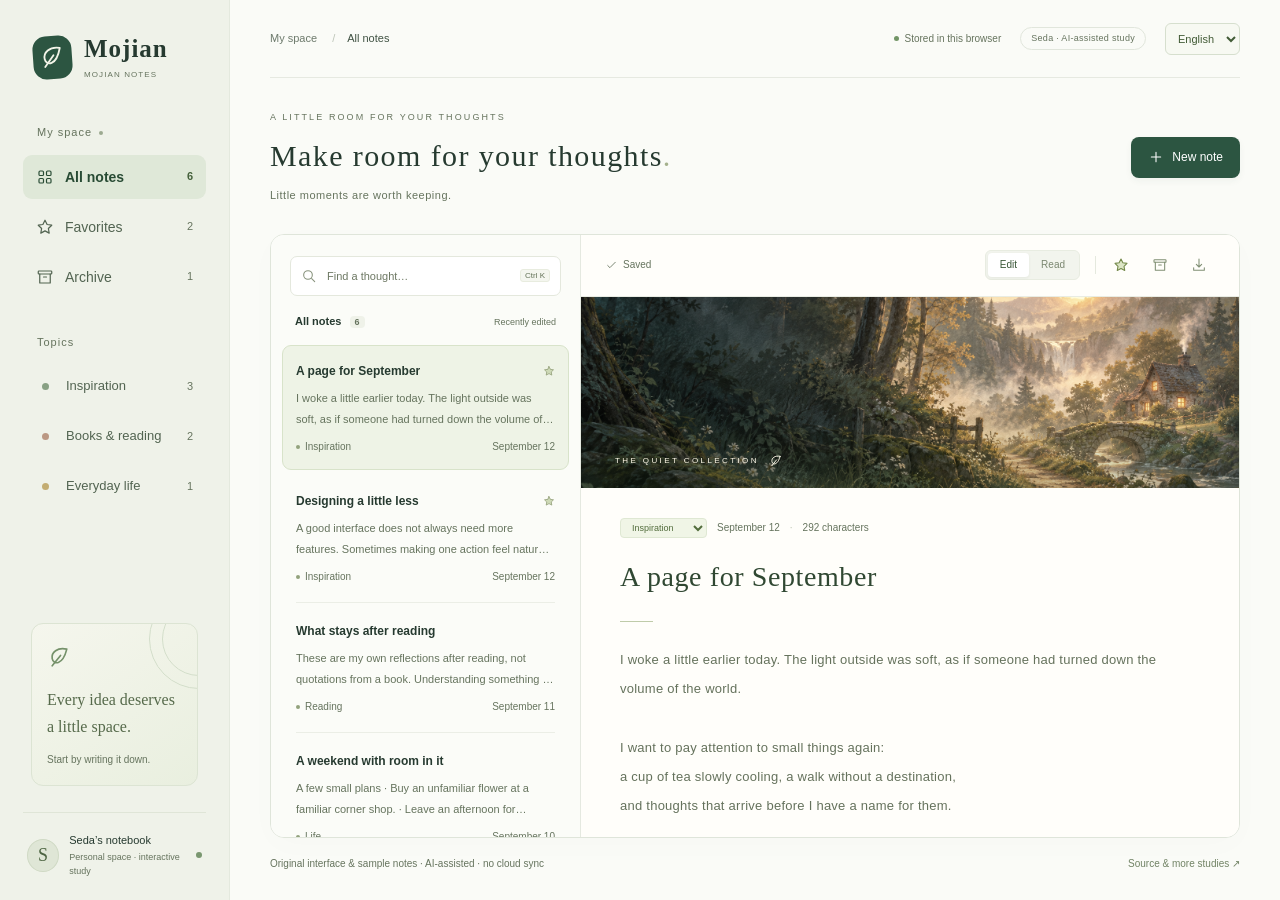
<file: docs/index.html>
<!doctype html>
<html lang="zh-CN">
<head>
  <meta charset="utf-8">
  <meta name="viewport" content="width=device-width,initial-scale=1">
  <meta name="description" content="木间：一个可以新建、编辑、搜索和收藏笔记的交互界面样例。Seda 以 AI 协作制作。">
  <meta name="theme-color" content="#f4f5ef">
  <title>木间 · 给想法留一点空间</title>
  <link rel="icon" href="assets/leaf.svg" type="image/svg+xml">
  <link rel="stylesheet" href="style.css">
  <script src="locale.js" defer></script>
  <script src="app.js" defer></script>
</head>
<body>
  <a class="skip-link" href="#workspace">跳转到工作区</a>
  <svg class="symbols" xmlns="http://www.w3.org/2000/svg" aria-hidden="true">
    <symbol id="i-leaf" viewBox="0 0 24 24"><path d="M19 4C10 2 4 7 5 13s10 7 14-9Z"/><path d="m5 20 8-10"/></symbol>
    <symbol id="i-grid" viewBox="0 0 24 24"><rect x="4" y="4" width="6" height="6" rx="1.5"/><rect x="14" y="4" width="6" height="6" rx="1.5"/><rect x="4" y="14" width="6" height="6" rx="1.5"/><rect x="14" y="14" width="6" height="6" rx="1.5"/></symbol>
    <symbol id="i-star" viewBox="0 0 24 24"><path d="m12 3 2.8 5.7 6.2.9-4.5 4.4 1.1 6.2-5.6-3-5.6 3 1.1-6.2L3 9.6l6.2-.9Z"/></symbol>
    <symbol id="i-archive" viewBox="0 0 24 24"><rect x="3" y="4" width="18" height="4" rx="1"/><path d="M5 8v12h14V8M10 12h4"/></symbol>
    <symbol id="i-search" viewBox="0 0 24 24"><circle cx="10.5" cy="10.5" r="6.5"/><path d="m16 16 4.5 4.5"/></symbol>
    <symbol id="i-plus" viewBox="0 0 24 24"><path d="M12 5v14M5 12h14"/></symbol>
    <symbol id="i-check" viewBox="0 0 24 24"><path d="m5 12 4 4L19 6"/></symbol>
    <symbol id="i-arrow" viewBox="0 0 24 24"><path d="M5 12h14m-5-5 5 5-5 5"/></symbol>
    <symbol id="i-back" viewBox="0 0 24 24"><path d="M19 12H5m5-5-5 5 5 5"/></symbol>
    <symbol id="i-download" viewBox="0 0 24 24"><path d="M12 3v12m-4-4 4 4 4-4M4 16v4h16v-4"/></symbol>
    <symbol id="i-edit" viewBox="0 0 24 24"><path d="m15 4 5 5M4 20l5-1L21 7l-5-5L4 14Z"/></symbol>
    <symbol id="i-book" viewBox="0 0 24 24"><path d="M3 4h5a4 4 0 0 1 4 4v13a4 4 0 0 0-4-3H3Zm18 0h-5a4 4 0 0 0-4 4v13a4 4 0 0 1 4-3h5Z"/></symbol>
  </svg>
  <aside class="sidebar" aria-label="笔记导航">
    <a class="brand" href="./"><span class="brand-mark"><svg><use href="#i-leaf"/></svg></span><span>木间<small>MOJIAN NOTES</small></span></a>
    <div class="space-label">我的空间 <span class="tiny-dot"></span></div>
    <nav class="nav-items">
      <button class="nav-item active" data-filter="all"><svg><use href="#i-grid"/></svg>全部笔记<span data-count="all">6</span></button>
      <button class="nav-item" data-filter="starred"><svg><use href="#i-star"/></svg>我的收藏<span data-count="starred">2</span></button>
      <button class="nav-item" data-filter="archived"><svg><use href="#i-archive"/></svg>已归档<span data-count="archived">1</span></button>
    </nav>
    <div class="space-label notebook-label">主题手帐</div>
    <nav class="nav-items topics">
      <button class="nav-item" data-filter="灵感"><i class="topic-dot sage"></i>灵感碎片<span data-count="灵感">3</span></button>
      <button class="nav-item" data-filter="阅读"><i class="topic-dot clay"></i>阅读与摘录<span data-count="阅读">2</span></button>
      <button class="nav-item" data-filter="生活"><i class="topic-dot gold"></i>日常生活<span data-count="生活">1</span></button>
    </nav>
    <div class="sidebar-bottom">
      <div class="quiet-card"><svg><use href="#i-leaf"/></svg><p>不必每个想法，<br>都有一个去处。</p><span>先把它写下来就好。</span><div class="quiet-line"></div></div>
      <div class="profile"><span class="avatar">S</span><span>Seda 的手帐<small>个人空间 · 交互样例</small></span><span class="profile-dot" aria-hidden="true"></span></div>
    </div>
  </aside>
  <main class="workspace" id="workspace" tabindex="-1">
    <header class="topbar"><div class="breadcrumb"><span class="mobile-brand">木间</span><span class="desktop-crumb">我的空间 <b>/</b></span> <span id="crumb">全部笔记</span></div><div class="topbar-right"><span class="local-badge"><span></span>浏览器内保存</span><span class="sample-badge">Seda · AI 协作样例</span><label class="language-control"><span class="sr-only">Language / 语言</span><select id="interface-language" aria-label="Language / 语言"><option value="zh">中文</option><option value="en">English</option></select></label></div></header>
    <section class="heading-area">
      <div><div class="eyebrow">A LITTLE ROOM FOR YOUR THOUGHTS</div><h1>给想法留一点空间<span>。</span></h1><p>随手记下的片刻，也值得被好好收藏。</p></div>
      <button id="new-note" class="primary-button"><svg><use href="#i-plus"/></svg>新建笔记</button>
    </section>
    <div class="mobile-filters"><label for="mobile-filter">查看</label><select id="mobile-filter"><option value="all">全部笔记</option><option value="starred">我的收藏</option><option value="archived">已归档</option><option value="灵感">灵感碎片</option><option value="阅读">阅读与摘录</option><option value="生活">日常生活</option></select></div>
    <section class="desk" aria-label="笔记工作台">
      <div class="note-browser">
        <label class="search-box"><svg><use href="#i-search"/></svg><input id="search" type="search" placeholder="寻找一个想法…" aria-label="搜索笔记"><kbd>Ctrl K</kbd></label>
        <div class="list-heading"><h2 id="list-title">全部笔记 <span id="visible-count">6</span></h2><span>最近编辑</span></div>
        <div id="note-list" class="note-list" aria-label="笔记列表"></div>
        <div id="empty-list" class="empty-list" hidden><svg><use href="#i-search"/></svg><h3>这里还没有笔记</h3><p id="empty-message">写下第一个想法吧。</p><button id="clear-search" class="text-button">清除搜索</button></div>
        <div class="list-footer"><svg><use href="#i-leaf"/></svg><span>小小的记录，慢慢积累。</span></div>
      </div>
      <article class="editor" id="editor" aria-label="当前笔记">
        <div class="editor-toolbar"><button id="back-to-list" class="icon-button mobile-back" aria-label="返回笔记列表"><svg><use href="#i-back"/></svg></button><span id="save-status" class="save-status" role="status"><svg><use href="#i-check"/></svg><span>已保存</span></span><div class="editor-actions"><div class="view-switch" aria-label="笔记视图"><button id="edit-mode" aria-pressed="true">编辑</button><button id="preview-mode" aria-pressed="false">阅读</button></div><span class="tool-divider"></span><button id="star-note" class="icon-button" aria-label="收藏笔记" aria-pressed="false" title="收藏笔记"><svg><use href="#i-star"/></svg></button><button id="archive-note" class="icon-button" aria-label="归档笔记" title="归档笔记"><svg><use href="#i-archive"/></svg></button><button id="export-note" class="icon-button" aria-label="导出笔记" title="导出为文本"><svg><use href="#i-download"/></svg></button></div></div>
        <div class="editor-scroll">
          <div class="note-cover" id="note-cover"><img src="assets/forest.png" alt="晨光穿过森林，照亮一条通向溪边小屋的小径" width="1672" height="941"><span>THE QUIET COLLECTION <svg><use href="#i-leaf"/></svg></span></div>
          <div class="note-paper"><div class="note-meta"><label class="category-label"><span class="sr-only">笔记主题</span><select id="note-category" aria-label="笔记主题"><option value="灵感">灵感</option><option value="阅读">阅读</option><option value="生活">生活</option></select></label><span id="note-date"></span><span class="meta-dot">·</span><span id="word-count">0 字</span></div><label class="sr-only" for="note-title">笔记标题</label><input id="note-title" class="note-title" placeholder="给这个想法起个名字" maxlength="100"><div class="paper-divider"></div><label class="sr-only" for="note-body">笔记正文</label><textarea id="note-body" class="note-body" placeholder="从一句话开始，也很好。" spellcheck="false"></textarea><div id="note-preview" class="note-preview" hidden></div><div class="paper-bottom"><span>把日子过成自己喜欢的样子。</span><svg><use href="#i-leaf"/></svg></div></div>
        </div>
      </article>
      <div id="no-selection" class="no-selection" hidden><svg><use href="#i-book"/></svg><h3>留一页空白</h3><p>选择一篇笔记，或者写下新的想法。</p><button class="text-button" id="empty-new">写点什么 <svg><use href="#i-arrow"/></svg></button></div>
    </section>
    <footer class="workspace-footer"><span>原创界面与示例内容 · AI 协作制作 · 不连接云端笔记服务</span><a href="https://github.com/449693691/quickfix-desk-demos">查看源代码与其他样例 <span aria-hidden="true">↗</span></a></footer>
  </main>
  <div id="toast" class="toast" role="status" hidden><span id="toast-message"></span><button id="undo-archive" hidden>撤销</button></div>
</body>
</html>
</file>
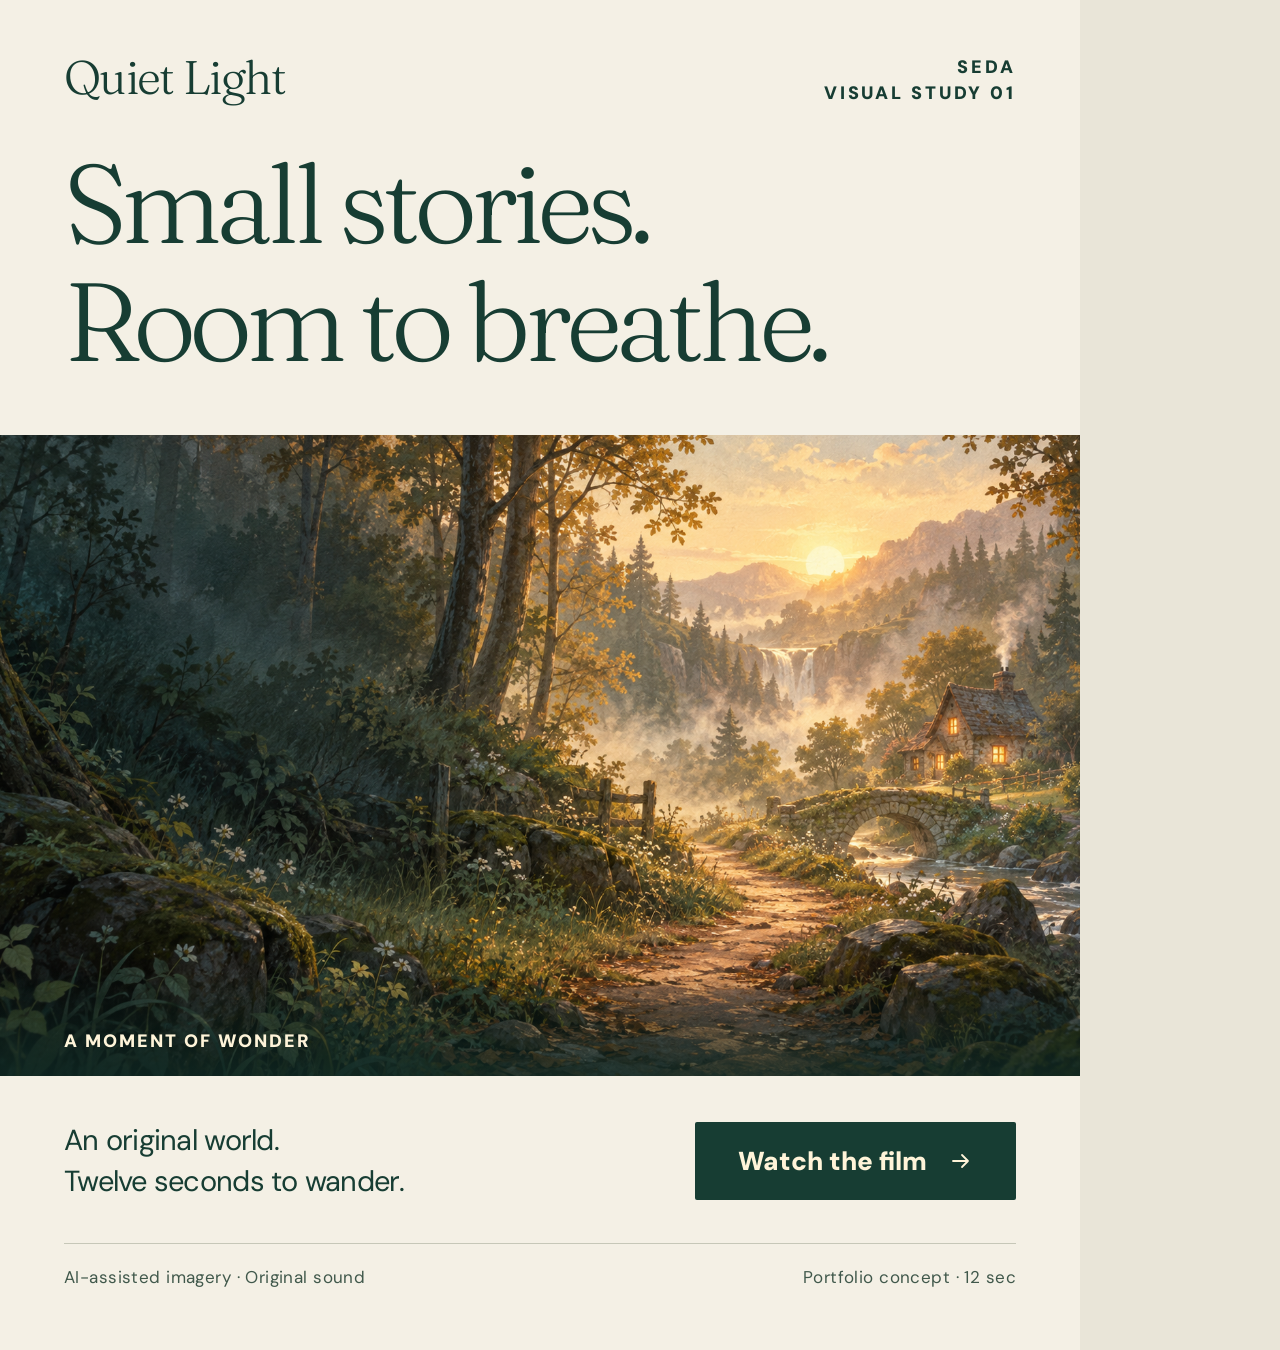
<file: atmospheric-video-demo/static-ad/index.html>
<!doctype html>
<html lang="en">
<head>
  <meta charset="utf-8">
  <meta name="viewport" content="width=device-width,initial-scale=1">
  <link rel="icon" href="data:,">
  <title>Quiet Light — portrait advertisement study</title>
  <style>
    @font-face { font-family: Fraunces; src: url('assets/fraunces-300.ttf'); font-weight: 300; font-display: block; }
    @font-face { font-family: 'DM Sans'; src: url('assets/dm-sans-400.ttf'); font-weight: 400; font-display: block; }
    @font-face { font-family: 'DM Sans'; src: url('assets/dm-sans-900.ttf'); font-weight: 900; font-display: block; }
    * { box-sizing: border-box; }
    html, body { margin: 0; background: #e9e5d8; color: #173d33; }
    body { font-family: 'DM Sans', sans-serif; }
    .ad { width: 1080px; height: 1350px; overflow: hidden; position: relative; background: #f4f0e5; }
    .masthead { height: 135px; padding: 54px 64px 0; display: flex; justify-content: space-between; align-items: flex-start; }
    .brand { font-family: Fraunces, Georgia, serif; font-size: 47px; font-weight: 300; letter-spacing: -.035em; line-height: 1; }
    .edition { text-align: right; font-size: 18px; letter-spacing: .16em; font-weight: 900; line-height: 1.45; }
    .heading { padding: 9px 64px 30px; height: 300px; position: relative; }
    h1 { margin: 0; font-family: Fraunces, Georgia, serif; font-weight: 300; font-size: 111px; letter-spacing: -.058em; line-height: 1.065; }
    .photo { display: block; width: 1080px; height: 641px; object-fit: cover; object-position: 68% 54%; }
    .film-note { position: absolute; left: 64px; top: 1029px; margin: 0; color: #fff4d9; font-size: 18px; letter-spacing: .11em; font-weight: 900; }
    .photo-shade { position: absolute; top: 970px; left: 0; width: 1080px; height: 106px; background: linear-gradient(transparent, rgba(16,44,39,.76)); pointer-events: none; }
    .footer { padding: 44px 64px 0; }
    .invitation { display: flex; justify-content: space-between; gap: 30px; align-items: center; }
    .description { margin: 0; font-size: 29px; line-height: 1.4; max-width: 510px; letter-spacing: -.025em; }
    .cta { display: inline-flex; align-items: center; justify-content: center; gap: 22px; min-width: 321px; height: 78px; padding: 0 24px; background: #173d33; color: #fff4d9; text-decoration: none; font-weight: 900; font-size: 26px; border-radius: 2px; white-space: nowrap; }
    .cta svg { width: 24px; height: 24px; flex: 0 0 auto; }
    .cta:focus-visible { outline: 4px solid #9b6b30; outline-offset: 6px; }
    .credits { margin: 42px 0 0; padding-top: 22px; border-top: 1px solid #c6c7b8; display: flex; justify-content: space-between; font-size: 17px; letter-spacing: .025em; color: #40584b; }
    @media (prefers-reduced-motion: reduce) { * { scroll-behavior: auto; } }
  </style>
</head>
<body>
  <main class="ad" aria-label="Quiet Light portrait advertisement, an original portfolio study by Seda">
    <header class="masthead">
      <div class="brand">Quiet Light</div>
      <div class="edition">SEDA<br>VISUAL STUDY 01</div>
    </header>
    <section class="heading">
      <h1>Small stories.<br>Room to breathe.</h1>
    </section>
    <img class="photo" src="assets/forest-bg.png" alt="Golden light over a woodland cottage, stone bridge and winding forest path.">
    <div class="photo-shade" aria-hidden="true"></div>
    <p class="film-note">A MOMENT OF WONDER</p>
    <footer class="footer">
      <div class="invitation">
        <p class="description">An original world.<br>Twelve seconds to wander.</p>
        <a class="cta" href="../quiet-light-720p.mp4" aria-label="Watch the original twelve-second Quiet Light film">
          Watch the film
          <svg viewBox="0 0 24 24" fill="none" aria-hidden="true"><path d="M4 12h15m-6-6 6 6-6 6" stroke="currentColor" stroke-width="1.8" stroke-linecap="round" stroke-linejoin="round"/></svg>
        </a>
      </div>
      <p class="credits"><span>AI-assisted imagery · Original sound</span><span>Portfolio concept · 12 sec</span></p>
    </footer>
  </main>
</body>
</html>
</file>
<file: docs/style.css>
:root{--ink:#263a30;--muted:#738075;--green:#2c5541;--pale:#f1f4ed;--line:#e6e9e1;--paper:#fffefa;--serif:Georgia,"Noto Serif SC","Songti SC",SimSun,serif;--sans:Inter,"Segoe UI","PingFang SC","Microsoft YaHei",sans-serif}
*{box-sizing:border-box}body{margin:0;background:#fafbf7;color:var(--ink);font:14px/1.6 var(--sans);-webkit-font-smoothing:antialiased}button,input,textarea,select{font:inherit}button,a,input,textarea,select{-webkit-tap-highlight-color:transparent}button{cursor:pointer}button,input,select,textarea{color:inherit}button{border:0;background:none}a{color:inherit;text-decoration:none}svg{width:20px;height:20px;fill:none;stroke:currentColor;stroke-width:1.6;stroke-linecap:round;stroke-linejoin:round;flex-shrink:0}.symbols{position:absolute;width:0;height:0;overflow:hidden}[hidden]{display:none!important}:focus-visible{outline:2px solid #6e917b;outline-offset:4px}button:hover{filter:brightness(.95)}.sr-only{position:absolute;width:1px;height:1px;padding:0;margin:-1px;overflow:hidden;clip:rect(0,0,0,0);white-space:nowrap;border:0}.skip-link{position:fixed;top:-60px;left:20px;background:white;padding:10px 16px;z-index:20}.skip-link:focus{top:15px}
.sidebar{position:fixed;inset:0 auto 0 0;width:230px;background:#eff2e9;border-right:1px solid #e4e9de;padding:36px 23px 22px;display:flex;flex-direction:column}.brand{display:flex;align-items:center;gap:12px;margin-bottom:45px;padding-left:10px;font:700 26px/1.05 var(--serif);letter-spacing:4px}.brand-mark{display:grid;place-items:center;width:39px;height:43px;border-radius:13px;background:var(--green);color:#f3f4e8;transform:rotate(-4deg)}.brand-mark svg{width:27px;height:27px}.brand small{display:block;font:9px/1 var(--sans);letter-spacing:2.1px;margin-top:9px;color:#6d7b68}.space-label{display:flex;align-items:center;gap:7px;padding:0 14px;font-size:11px;color:#737f6e;letter-spacing:1px;margin-bottom:13px}.tiny-dot{width:4px;height:4px;border-radius:50%;background:#9caa90}.nav-items{display:grid;gap:6px}.nav-item{display:flex;align-items:center;gap:11px;text-align:left;width:100%;min-height:44px;padding:10px 13px;border-radius:9px;color:#526451;transition:background .16s}.nav-item svg{width:18px;height:18px}.nav-item>span{margin-left:auto;font-size:11px;color:#7a8876}.nav-item.active{background:#dfe8d8;color:#284b34;font-weight:600}.nav-item.active>span{color:#44603a}.nav-item:not(.active):hover{background:#e6ecdF}.notebook-label{margin-top:35px}.topic-dot{width:7px;height:7px;border-radius:50%;margin:0 6px}.sage{background:#88a184}.clay{background:#bb9883}.gold{background:#c3ad72}.topics .nav-item{font-size:13px}.sidebar-bottom{margin-top:auto;padding-top:28px}.quiet-card{margin:0 8px 26px;padding:21px 15px 16px;border:1px solid #dce4d3;border-radius:12px;background:linear-gradient(145deg,#f5f6ed,#e9efdf);position:relative;overflow:hidden}.quiet-card>svg{width:25px;height:25px;color:#75916a}.quiet-card p{font:17px/1.9 var(--serif);margin:9px 0 7px;color:#566a4b}.quiet-card>span{font-size:10px;color:#77846c}.quiet-line{width:100px;height:100px;border:1px solid #d3deca;border-radius:50%;position:absolute;right:-52px;top:-35px}.quiet-line:after{content:"";position:absolute;border:1px solid #d3deca;border-radius:50%;inset:12px}.profile{display:flex;align-items:center;gap:10px;border-top:1px solid #dfe5d7;padding:19px 4px 0;font-size:11px}.avatar{background:#dfE6d6;border:1px solid #d0dac5;width:33px;height:33px;display:grid;place-items:center;border-radius:50%;font:18px var(--serif);color:#4c6441}.profile small{display:block;font-size:9px;color:#7c8774;margin-top:1px}.profile-dot{margin-left:auto;width:6px;height:6px;background:#7a9770;border-radius:50%}
.workspace{margin-left:230px;padding:0 40px;max-width:1760px}.topbar{height:78px;display:flex;align-items:center;justify-content:space-between;border-bottom:1px solid var(--line);font-size:11px}.breadcrumb{display:flex;align-items:center;gap:12px;color:#6d7a6c}.breadcrumb b{font-weight:400;margin-left:12px;color:#bdc5b8}.breadcrumb #crumb{color:#3f5142}.topbar-right{display:flex;gap:19px;align-items:center;color:#73816f}.local-badge{display:flex;align-items:center;gap:6px;font-size:10px}.local-badge>span{width:5px;height:5px;background:#729566;border-radius:50%}.sample-badge{border:1px solid #e1e6dc;border-radius:20px;padding:3px 10px;font-size:9px;letter-spacing:.3px}.mobile-brand,.mobile-filters{display:none}.heading-area{display:flex;align-items:center;justify-content:space-between;gap:20px;padding:32px 0 29px}.eyebrow{font-size:9px;letter-spacing:2.1px;color:#87907c;margin-bottom:8px}h1{font:400 30px/1.6 var(--serif);letter-spacing:1.4px;margin:0}h1 span{color:#a5b18d}.heading-area p{margin:7px 0 0;color:#7b8575;font-size:11px;letter-spacing:.5px}.primary-button{display:flex;align-items:center;gap:8px;padding:11px 17px;border-radius:8px;background:var(--green);color:white;font-size:12px;white-space:nowrap;box-shadow:0 3px 7px #2c55410d;transition:transform .16s}.primary-button:hover{transform:translateY(-1px)}.primary-button svg{width:16px;height:16px}
.desk{display:grid;grid-template-columns:310px minmax(0,1fr);min-height:620px;height:calc(100vh - 270px);max-height:880px;border:1px solid #dfe5da;border-radius:14px;background:white;box-shadow:0 7px 32px #34452d04;overflow:hidden}.note-browser{display:flex;flex-direction:column;min-height:0;border-right:1px solid #e5e9e0;background:#fbfcf8}.search-box{margin:21px 19px 17px;display:flex;align-items:center;gap:8px;border:1px solid #e4e8dd;border-radius:7px;padding:7px 10px;background:white;color:#87927c}.search-box:focus-within{border-color:#95ad85;box-shadow:0 0 0 2px #e8eee2}.search-box svg{width:16px;height:16px}.search-box input{width:100%;min-width:0;font-size:11px;border:0;outline:0;background:transparent;height:24px}.search-box input::placeholder{color:#89917f}.search-box kbd{font:8px var(--sans);white-space:nowrap;color:#89917f;background:#f4f6ef;border:1px solid #e8ecdf;border-radius:3px;padding:1px 4px}.list-heading{display:flex;align-items:center;justify-content:space-between;padding:0 24px 14px}.list-heading h2{margin:0;font-size:11px;font-weight:600}.list-heading h2 span{font-size:9px;background:#eff2e9;border-radius:4px;margin-left:5px;padding:1px 5px;color:#78816f}.list-heading>span{font-size:9px;color:#909887}.note-list{flex:1;min-height:0;overflow:auto;padding:0 11px 14px;scrollbar-width:thin;scrollbar-color:#dae2d2 transparent}.note-card{display:block;position:relative;width:100%;text-align:left;border:1px solid transparent;border-radius:9px;margin-bottom:5px;padding:15px 13px 14px;min-height:111px;transition:background .15s}.note-card+.note-card:before{content:"";height:1px;position:absolute;top:-4px;left:13px;right:13px;background:#ebeee6}.note-card.selected{background:#eef3e6;border-color:#d8e3ca}.note-card.selected+.note-card:before,.note-card.selected:before{display:none}.card-title{display:flex;align-items:center;gap:6px;font-size:12px;font-weight:600;line-height:1.7;margin-bottom:7px}.card-title .title-text{overflow:hidden;text-overflow:ellipsis;white-space:nowrap}.card-title svg{width:12px;height:12px;color:#88956d;fill:#cdd9b6;stroke-width:1.4;margin-left:auto}.card-excerpt{font-size:10px;line-height:1.9;color:#7c8872;display:-webkit-box;-webkit-line-clamp:2;-webkit-box-orient:vertical;overflow:hidden;min-height:36px}.card-footer{display:flex;align-items:center;justify-content:space-between;margin-top:9px;font-size:9px;color:#8a947f}.card-category{display:flex;align-items:center;gap:5px}.card-category:before{content:"";width:4px;height:4px;background:#92a27d;border-radius:50%}.list-footer{display:flex;justify-content:center;align-items:center;gap:6px;padding:13px 8px;border-top:1px solid #e8ece2;color:#87957a;font-size:9px;letter-spacing:.5px}.list-footer svg{width:13px;height:13px}.empty-list{padding:55px 25px;text-align:center;color:#6f7e65}.empty-list>svg{width:30px;height:30px;color:#aab79c}.empty-list h3{font:18px var(--serif);margin:18px 0 7px}.empty-list p{font-size:11px;color:#87947c}.text-button{display:inline-flex;align-items:center;gap:7px;color:#446843;font-size:11px;padding:9px 3px}.text-button svg{width:15px;height:15px}
.editor{min-width:0;display:flex;flex-direction:column;background:var(--paper)}.editor-toolbar{display:flex;align-items:center;justify-content:space-between;gap:10px;padding:0 24px;min-height:62px;border-bottom:1px solid #e9ece3;background:#fffefa}.save-status{display:flex;align-items:center;gap:5px;font-size:9px;color:#829074;white-space:nowrap}.save-status svg{width:13px;height:13px}.save-status.error{color:#a64638}.editor-actions{display:flex;align-items:center;gap:7px}.view-switch{display:flex;background:#f2f4ed;border:1px solid #e8ece1;border-radius:6px;padding:2px;margin-right:6px}.view-switch button{font-size:10px;padding:4px 12px;border-radius:4px;color:#7b8770}.view-switch button[aria-pressed="true"]{background:#fff;color:#3a5738;box-shadow:0 1px 3px #223b2110}.icon-button{display:grid;place-items:center;min-width:32px;height:34px;border-radius:6px;color:#819074}.icon-button:hover{background:#eef2e6}.icon-button svg{width:16px;height:16px}.icon-button[aria-pressed="true"]{color:#738849}.icon-button[aria-pressed="true"] svg{fill:#dce5c5}.tool-divider{height:18px;width:1px;background:#e5e9de;margin:0 2px}.editor-scroll{flex:1;min-height:0;overflow:auto;scrollbar-width:thin;scrollbar-color:#dee5d5 transparent}.note-cover{height:191px;position:relative;overflow:hidden;background:#c3cbb8}.note-cover img{width:100%;height:100%;object-fit:cover;object-position:center 44%;filter:saturate(.72) brightness(1.02)}.note-cover:after{content:"";position:absolute;inset:0;background:linear-gradient(180deg,transparent 55%,#22392040)}.note-cover>span{position:absolute;left:34px;bottom:20px;color:#fff9e9;font-size:8px;letter-spacing:2.4px;z-index:1;display:flex;align-items:center;gap:10px}.note-cover>span svg{width:14px;height:14px}.note-paper{padding:30px 39px 27px;max-width:860px;margin:0 auto}.note-meta{display:flex;align-items:center;gap:10px;color:#8d9782;font-size:9px;margin-bottom:18px}.category-label select{border:1px solid #dfe8d3;border-radius:4px;background:#f0f5e6;color:#779058;font-size:9px;padding:3px 16px 3px 7px;outline-offset:2px;cursor:pointer}.meta-dot{color:#bcc4b2}.note-title{display:block;width:100%;font:400 28px/1.5 var(--serif);letter-spacing:.6px;border:0;outline:0;background:none;padding:0;color:#304832;min-width:0}.note-title:focus{color:#1e3f28}.note-title::placeholder{color:#a5b099}.paper-divider{width:33px;height:1px;background:#bfcba9;margin:23px 0}.note-body{width:100%;border:0;outline:0;resize:vertical;min-height:205px;background:none;font-size:12px;line-height:2.25;color:#65725c;letter-spacing:.25px;padding:0;display:block}.note-body::placeholder{color:#a0aa93}.note-preview{font-size:12px;line-height:2.25;color:#65725c;white-space:pre-wrap;overflow-wrap:anywhere;min-height:205px}.paper-bottom{display:flex;align-items:center;justify-content:space-between;border-top:1px solid #e8ecdf;margin-top:25px;padding-top:17px;font-size:9px;color:#97a087;letter-spacing:.5px}.paper-bottom svg{width:17px;height:17px;color:#a4b58b}.no-selection{display:flex;flex-direction:column;align-items:center;justify-content:center;text-align:center;padding:28px;color:#7b8b6d;background:var(--paper)}.no-selection>svg{width:44px;height:44px;color:#a8b798}.no-selection h3{font:24px var(--serif);margin:23px 0 6px}.no-selection p{font-size:12px}.workspace-footer{display:flex;justify-content:space-between;gap:20px;padding:18px 0 22px;font-size:9px;color:#939c88}.workspace-footer a{color:#718365}.workspace-footer a:hover{text-decoration:underline}.mobile-back{display:none}.toast{position:fixed;bottom:28px;left:50%;transform:translateX(-50%);background:#2d4635;color:#fffefa;padding:12px 18px;border-radius:9px;box-shadow:0 8px 35px #20312225;font-size:12px;z-index:10;display:flex;align-items:center;gap:20px;max-width:calc(100vw - 32px)}.toast button{color:#dbe7c8;text-decoration:underline;font-size:12px;padding:0 5px}
@media(min-width:1550px){.workspace{padding:0 60px}.desk{grid-template-columns:355px minmax(0,1fr)}.note-cover{height:225px}.note-paper{padding:35px 52px}.note-body,.note-preview{font-size:13px}.note-card{padding:18px;min-height:123px}.card-title{font-size:13px}.card-excerpt{font-size:11px}.heading-area{padding:35px 0}.sidebar{width:246px;padding-left:28px;padding-right:28px}.workspace{margin-left:246px}}
@media(max-width:1190px){.sidebar{width:198px;padding:30px 16px 18px}.workspace{margin-left:198px;padding:0 25px}.desk{grid-template-columns:270px minmax(0,1fr)}h1{font-size:25px}.note-paper{padding:26px}.editor-toolbar{padding:0 16px}.editor-actions{gap:3px}.search-box kbd{display:none}.note-title{font-size:25px}.sample-badge{display:none}.quiet-card{margin-left:3px;margin-right:3px}.brand{padding-left:7px}}
@media(max-width:980px){.sidebar{display:none}.workspace{margin-left:0}.topbar{height:62px}.desktop-crumb{display:none}.mobile-brand{display:inline;font:700 21px var(--serif);letter-spacing:3px;color:var(--green);padding-right:10px;border-right:1px solid #dce3d6}.mobile-filters{display:flex;gap:10px;align-items:center;margin:0 0 15px;color:#7d8b72;font-size:11px}.mobile-filters select{background:#eef3e6;border:1px solid #dce5d2;border-radius:6px;padding:7px 13px;color:#425b36}.heading-area{padding:27px 0 23px}.desk{height:calc(100vh - 297px);min-height:605px}.workspace-footer{font-size:8px}.note-cover{height:174px}}
@media(max-width:680px){.workspace{padding:0 19px}.topbar{height:64px}.topbar-right{gap:0}.local-badge{font-size:9px}.heading-area{padding:27px 0 23px;align-items:flex-end;gap:8px}.eyebrow{font-size:7px;letter-spacing:1.45px}h1{font-size:24px;letter-spacing:.1px;line-height:1.65}.heading-area p{font-size:10px;max-width:185px;line-height:1.8;margin-top:4px}.primary-button{width:43px;height:43px;font-size:0;padding:0;justify-content:center;border-radius:11px;margin-bottom:2px;flex-shrink:0}.primary-button svg{width:21px;height:21px}.primary-button:after{content:none}.desk{display:block;height:auto;min-height:550px;max-height:none;border-radius:13px}.note-browser{border:0;min-height:550px}.note-list{overflow:visible;padding:0 10px 16px}.note-card{min-height:112px;padding:15px}.card-title{font-size:13px}.card-excerpt{font-size:11px}.card-footer{font-size:10px}.search-box{margin:19px 19px 17px}.search-box input{font-size:12px;height:28px}.list-heading h2{font-size:12px}.list-heading>span{font-size:10px}.editor,.no-selection{display:none}.workspace-footer{flex-direction:column;gap:7px;padding:17px 1px 23px;font-size:8px}.workspace-footer>span{line-height:1.8}.mobile-back{display:grid}.editor-toolbar{min-height:62px;padding:0 11px;gap:3px}.save-status{margin-right:auto;gap:2px;font-size:8px}.save-status svg{width:11px;height:11px}.editor-actions{gap:0}.editor-actions .icon-button{min-width:31px}.view-switch{margin-right:3px}.view-switch button{font-size:9px;padding:5px 8px}.tool-divider{display:none}.note-cover{height:177px}.note-paper{padding:25px 23px}.note-title{font-size:26px}.note-body,.note-preview{font-size:13px;min-height:255px;line-height:2.2}.paper-bottom{font-size:8px}.note-meta{font-size:8px;gap:8px}.note-meta select{font-size:10px}.note-cover>span{left:23px;font-size:7px}.editor-scroll{overflow:visible}.icon-button{height:42px}.mobile-filters select{min-height:38px}.mobile-filters{margin-bottom:16px}.search-box kbd{display:block}.note-title,.note-body{scroll-margin-top:20px}body[data-mobile-view="editor"] .note-browser{display:none}body[data-mobile-view="editor"] .editor:not([hidden]){display:flex}body[data-mobile-view="editor"] .heading-area,body[data-mobile-view="editor"] .mobile-filters{display:none}body[data-mobile-view="editor"] .desk{margin-top:19px;min-height:600px}body[data-mobile-view="editor"] .workspace-footer{padding-top:16px}.empty-list{padding-top:70px}.note-preview{min-height:255px}}
.brand small,.space-label,.nav-item>span,.profile small,.topbar-right,.eyebrow,.heading-area p,.list-heading>span,.list-heading h2 span,.card-excerpt,.card-footer,.list-footer,.save-status,.note-meta,.paper-bottom,.workspace-footer,.quiet-card>span,.mobile-filters{color:#66745e}
.card-excerpt{font-size:11px}.card-footer,.list-footer,.save-status,.note-meta,.workspace-footer{font-size:10px}.note-body,.note-preview{font-size:13px}.category-label select{color:#536d3d}.search-box input::placeholder{color:#6d7863}.search-box kbd{color:#637258}.note-title:focus-visible,.note-body:focus-visible{outline:1px solid #b4c6a6;outline-offset:7px;border-radius:2px}.save-status.error{color:#a64638}
.note-body{resize:none;overflow:hidden}
@media(min-width:981px){.desk{height:calc(100vh - 296px);min-height:570px}}
@media(max-width:680px){.save-status{font-size:8px}.note-meta,.paper-bottom,.workspace-footer{font-size:9px}}
@media(prefers-reduced-motion:reduce){*,*:before,*:after{transition:none!important;scroll-behavior:auto!important}}
.language-control select{min-height:32px;padding:4px 8px;border:1px solid #d6dfce;border-radius:6px;background:#f7f9f2;font-size:11px;color:#425b36;cursor:pointer}
.note-meta{flex-wrap:wrap;row-gap:5px}
html[lang="en"] .brand{letter-spacing:1px;font-size:25px}
html[lang="en"] .brand small{letter-spacing:1.1px;font-size:8px}
html[lang="en"] .quiet-card p{font-size:16px;line-height:1.7}
html[lang="en"] .profile small{max-width:120px;line-height:1.5}
@media(max-width:680px){.topbar-right{gap:8px}.local-badge{display:none}.language-control select{font-size:11px;min-height:36px}html[lang="en"] .mobile-brand{font-size:19px;letter-spacing:1px}html[lang="en"] h1{font-size:26px;line-height:1.35}html[lang="en"] .heading-area p{max-width:235px}}
</file>
